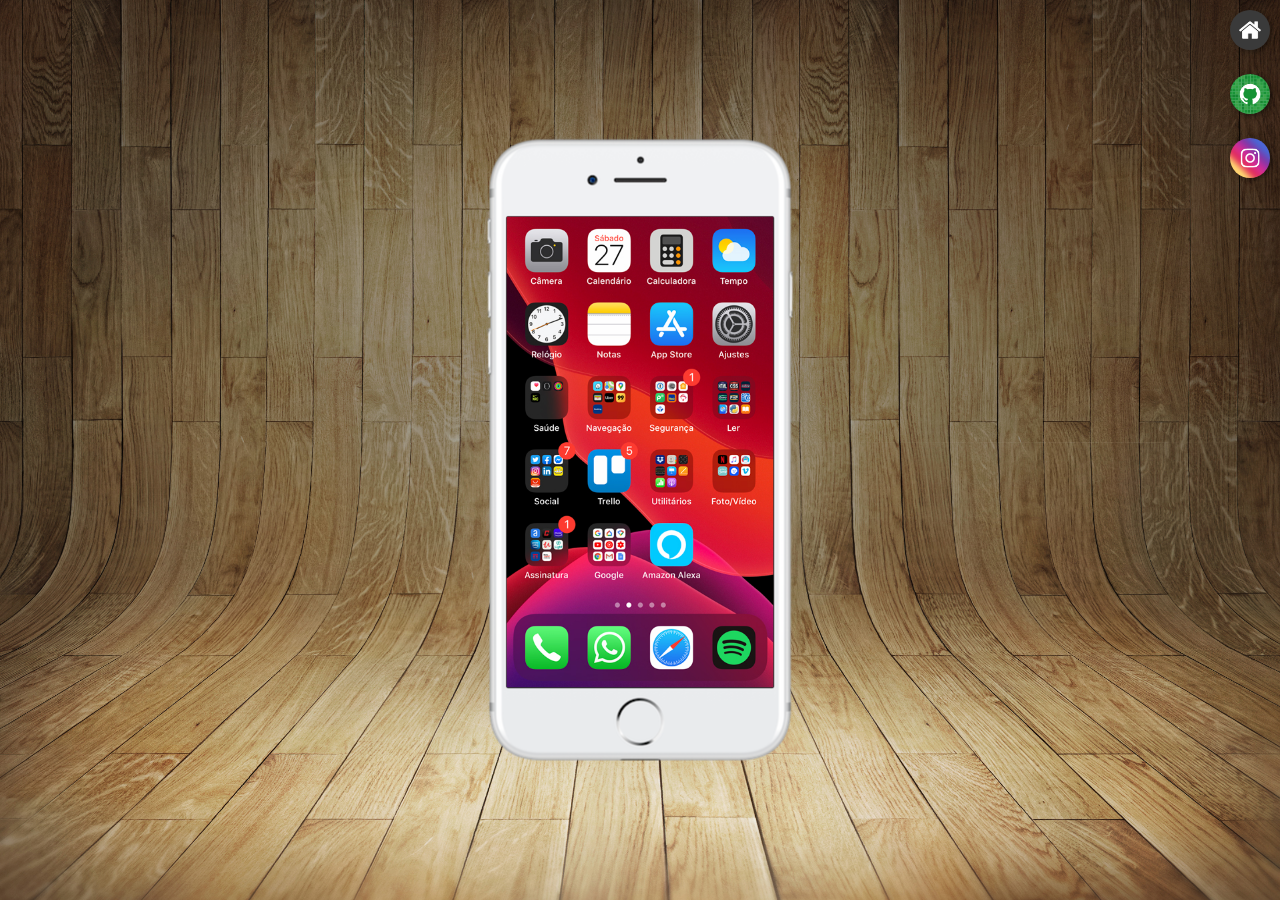
<file: index.html>
<!DOCTYPE html>
<html lang="pt-br">
<head>
    <meta charset="UTF-8">
    <meta name="viewport" content="width=device-width, initial-scale=1.0">
    <title>Redes Sociais</title>
    <link rel="stylesheet" href="estilos/style.css">
    <link rel="shortcut icon" href="favicon.ico" type="image/x-icon">
</head>
<body>
    <main>
        <section id="telefone">
            <iframe src="home.html" name="tela" id="tela" frameborder="0"></iframe>
        </section>
        <section id="redes">
            <a href="home.html" target="tela"><img src="imagens/logo-home.jpg" alt=""></a> <br>
            <a href="github.html" target="tela"><img src="imagens/logo-github.jpg" alt=""></a> <br>
            <a href="instagram.html" target="tela"><img src="imagens/logo-instagram.jpg" alt=""></a> <br>
        </section>
    </main>
</body>
</html>
</file>
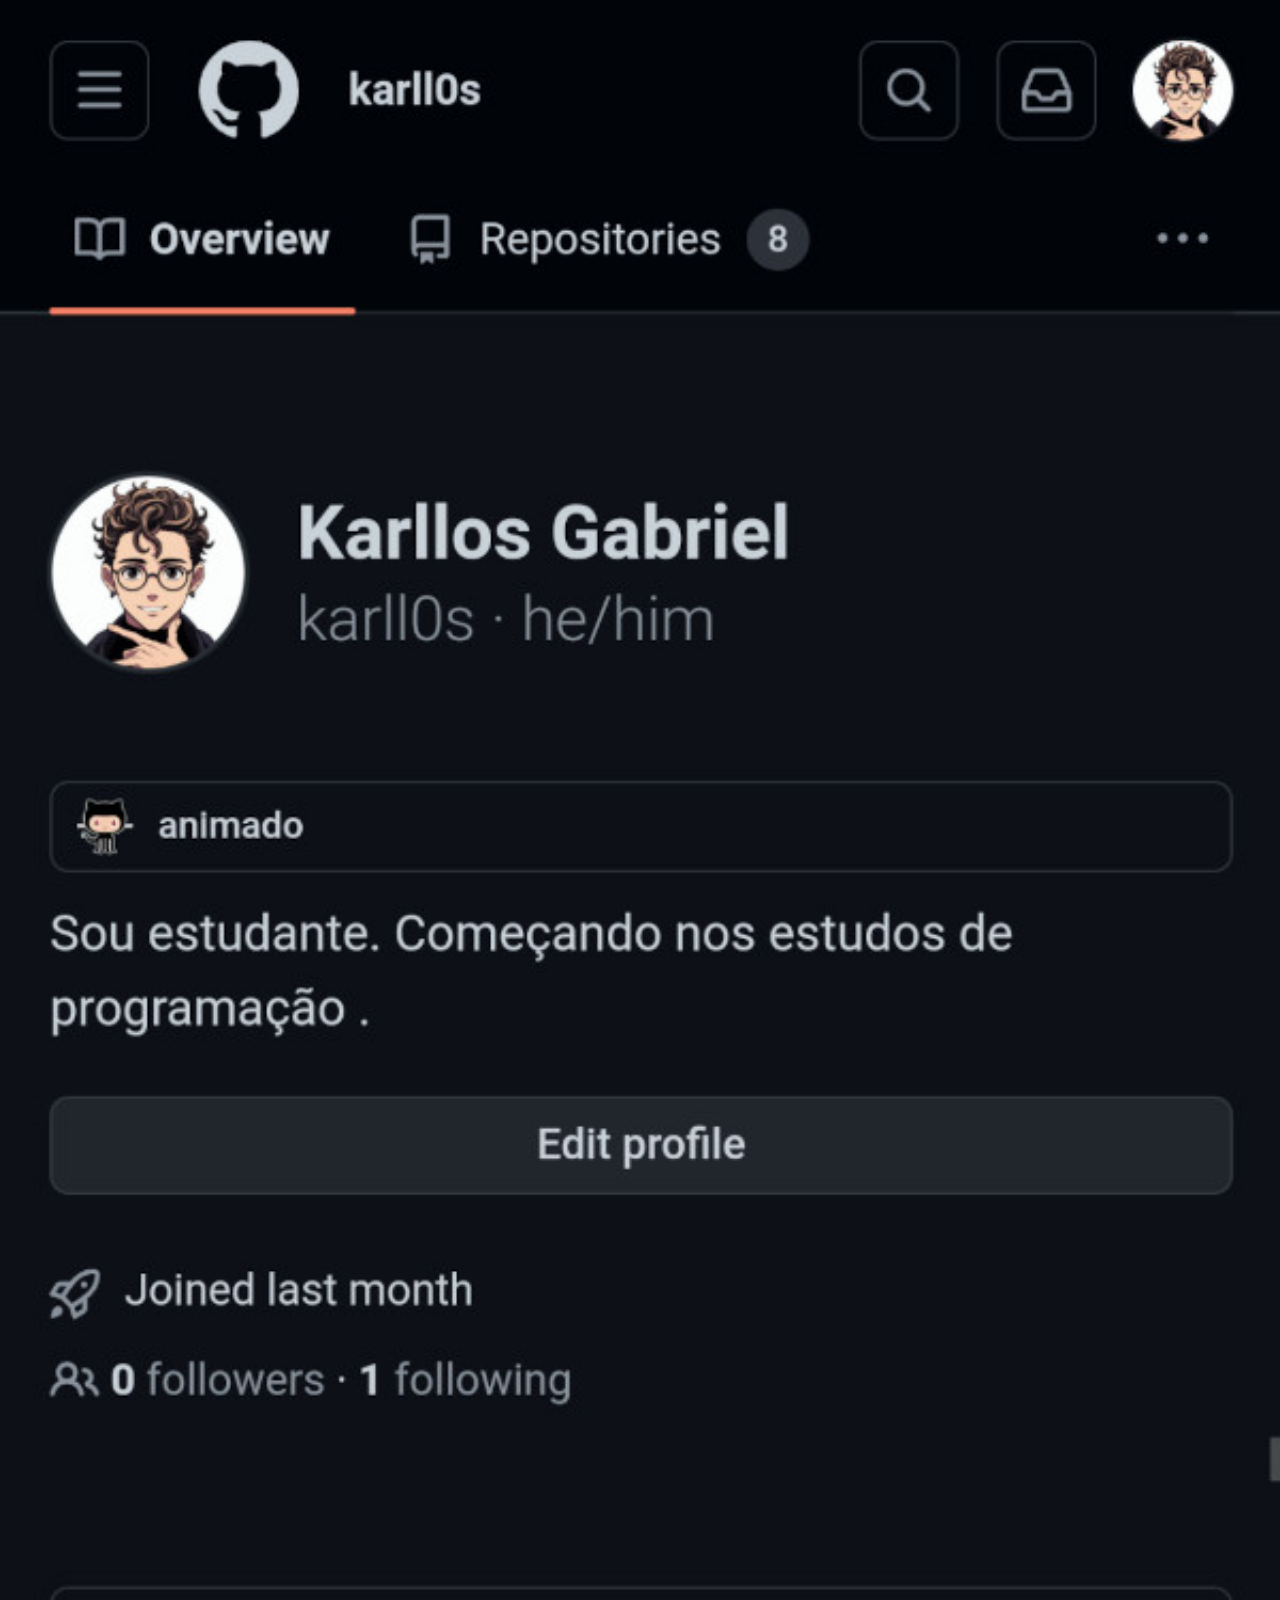
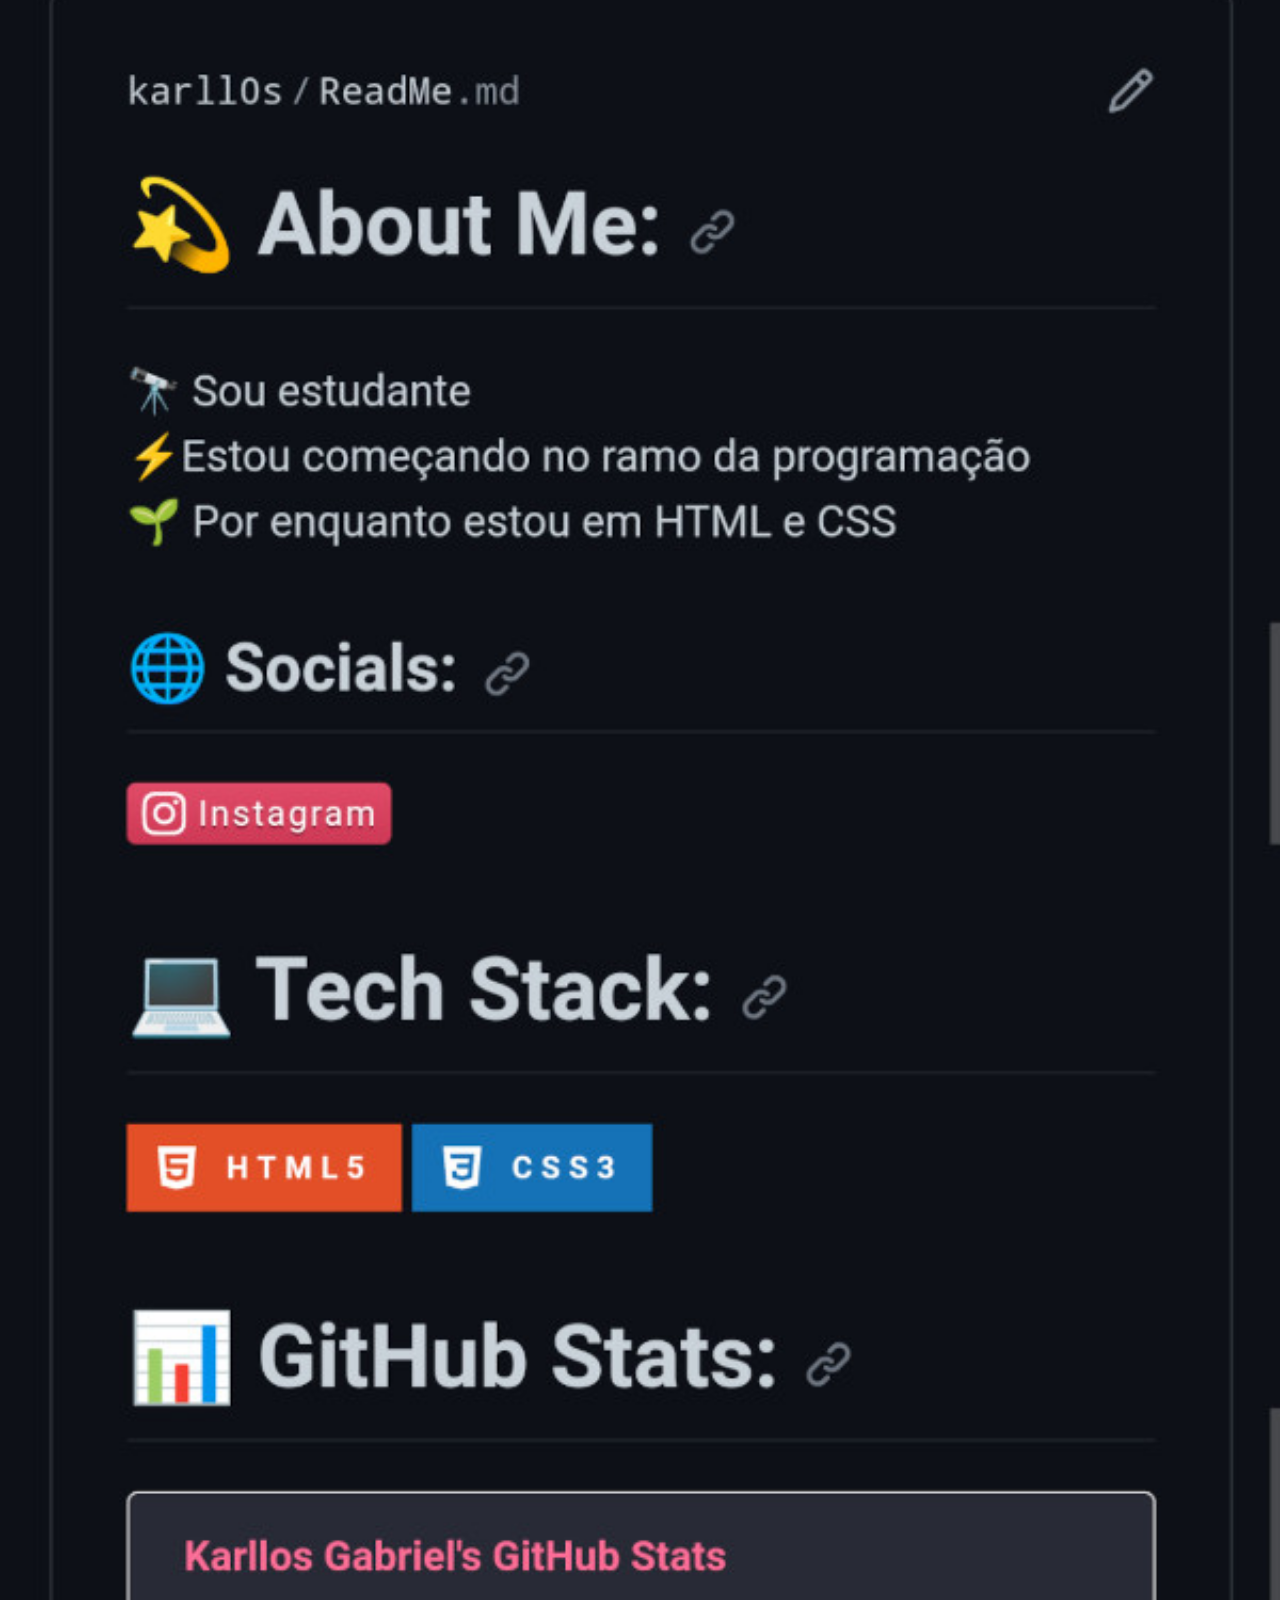
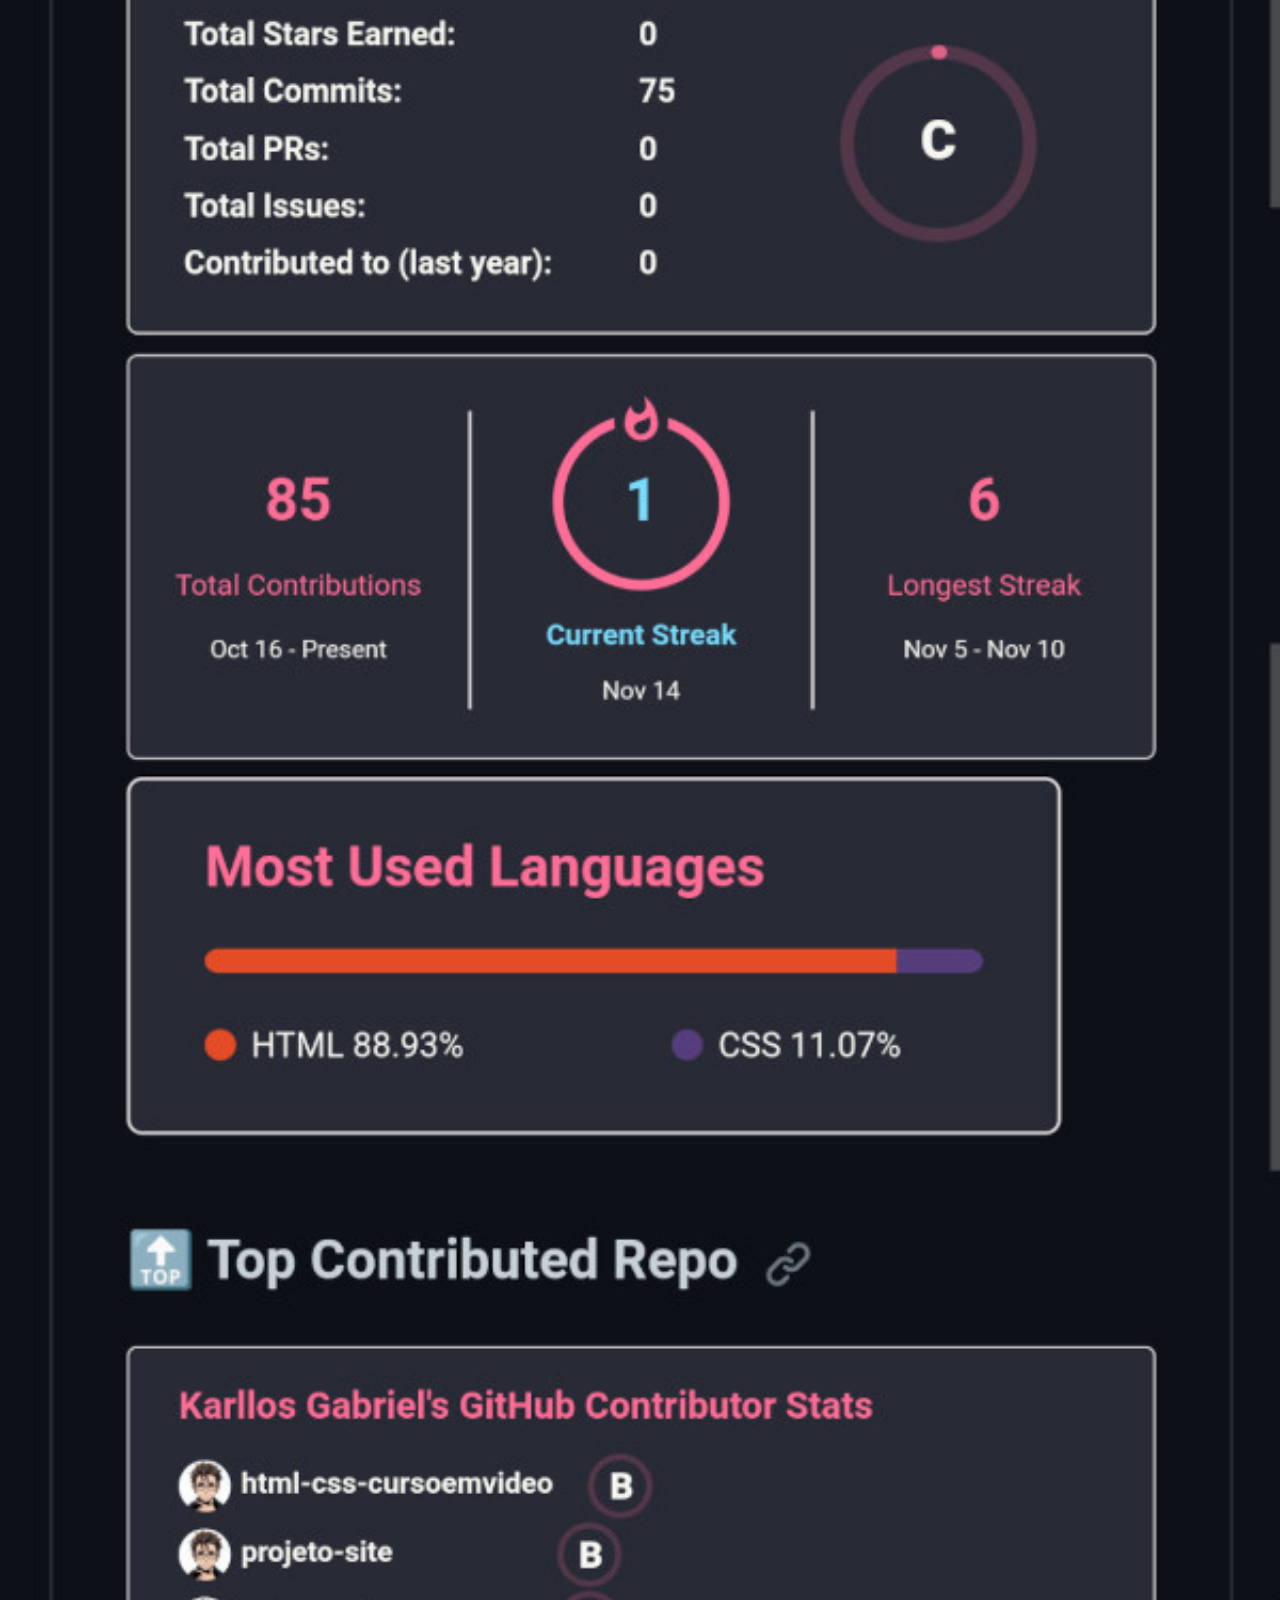
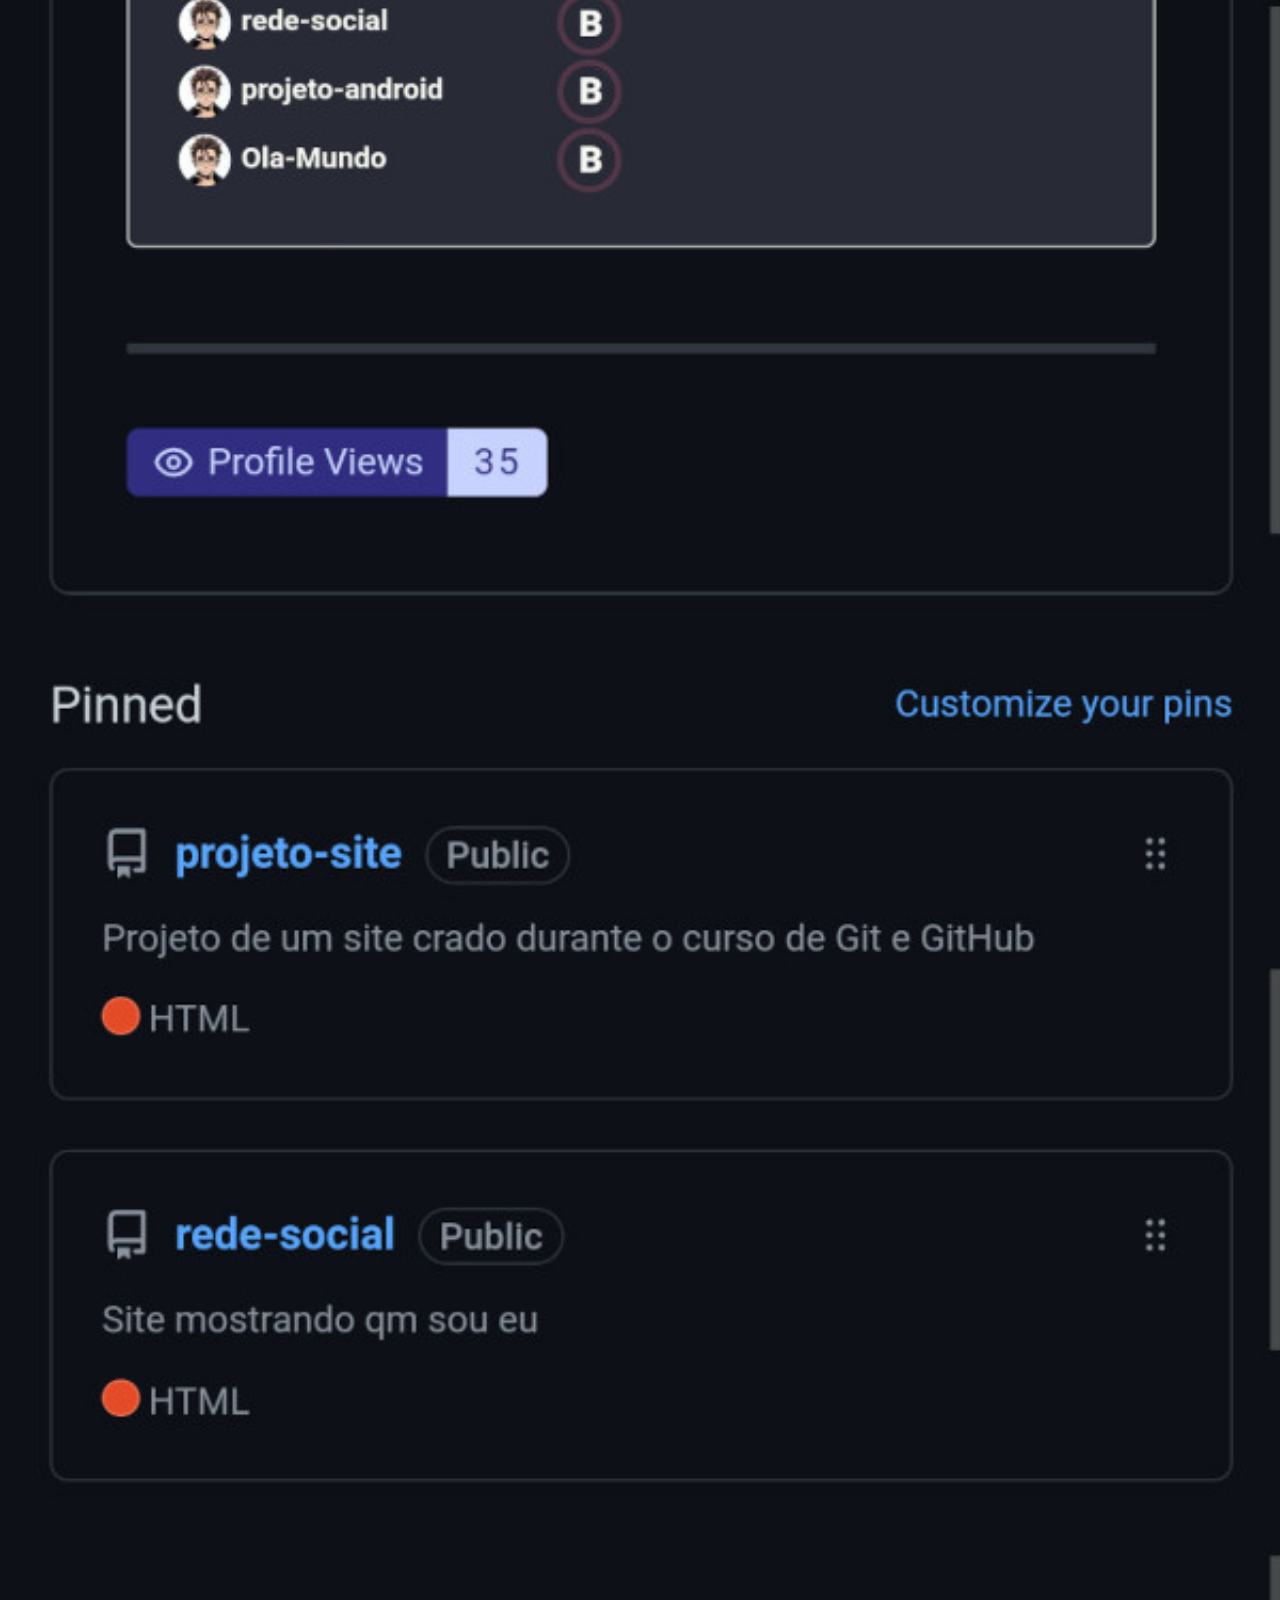
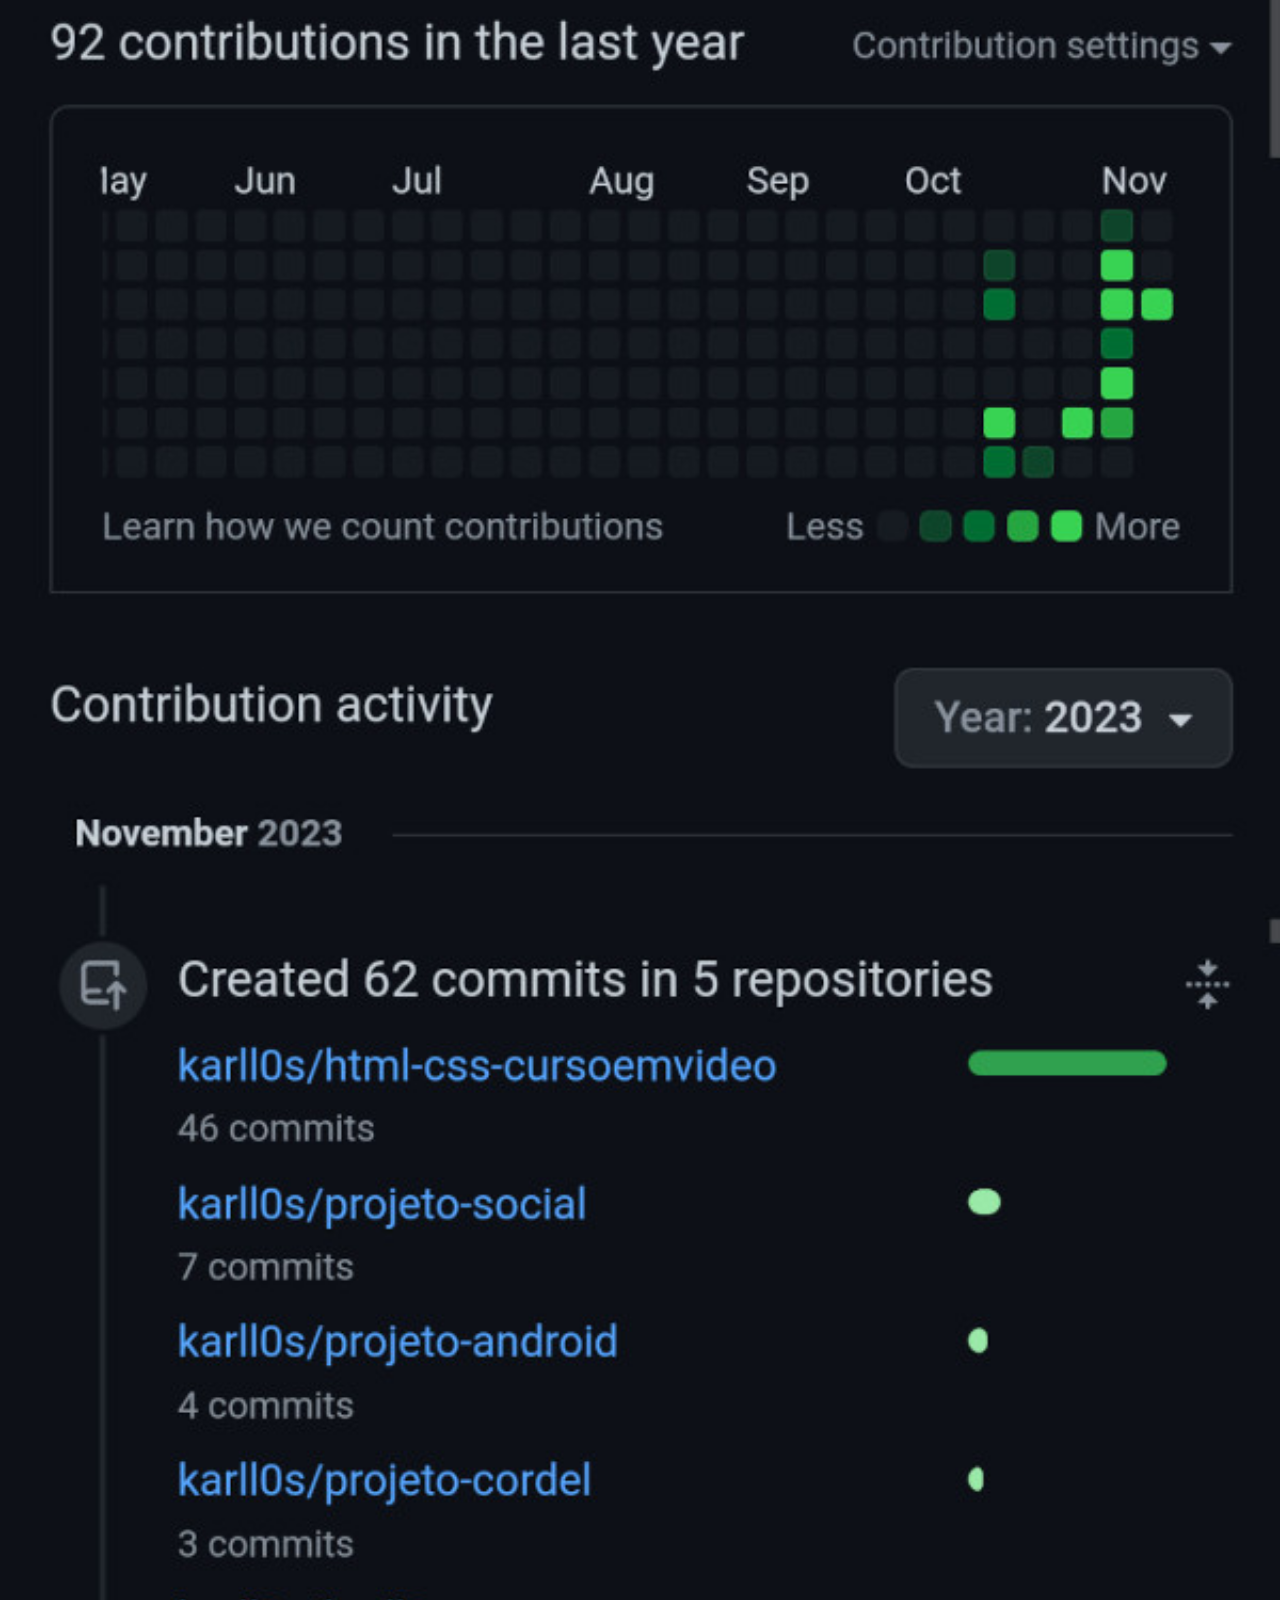
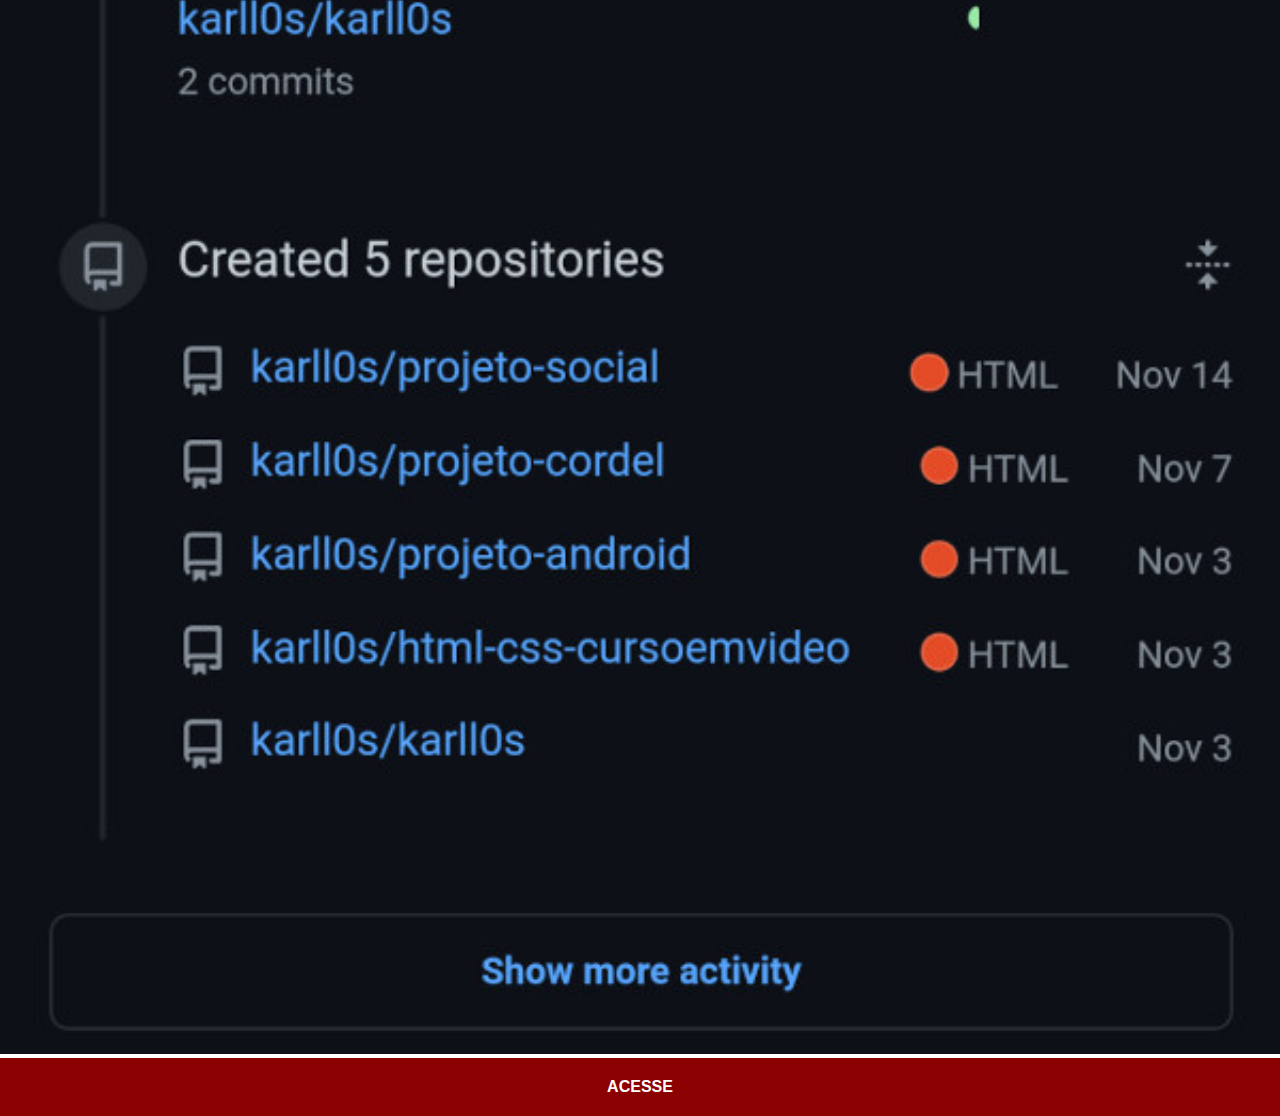
<file: github.html>
<!DOCTYPE html>
<html lang="pt-br">
<head>
    <meta charset="UTF-8">
    <meta name="viewport" content="width=device-width, initial-scale=1.0">
    <title>GitHub</title>
    <link rel="stylesheet" href="estilos/social.css">
</head>
<body>
    <img src="imagens/tela-github.jpg" alt="GitHub">
    <a href="https://github.com/karll0s" target="_blank" rel="external">ACESSE</a>
</body>
</html>
</file>
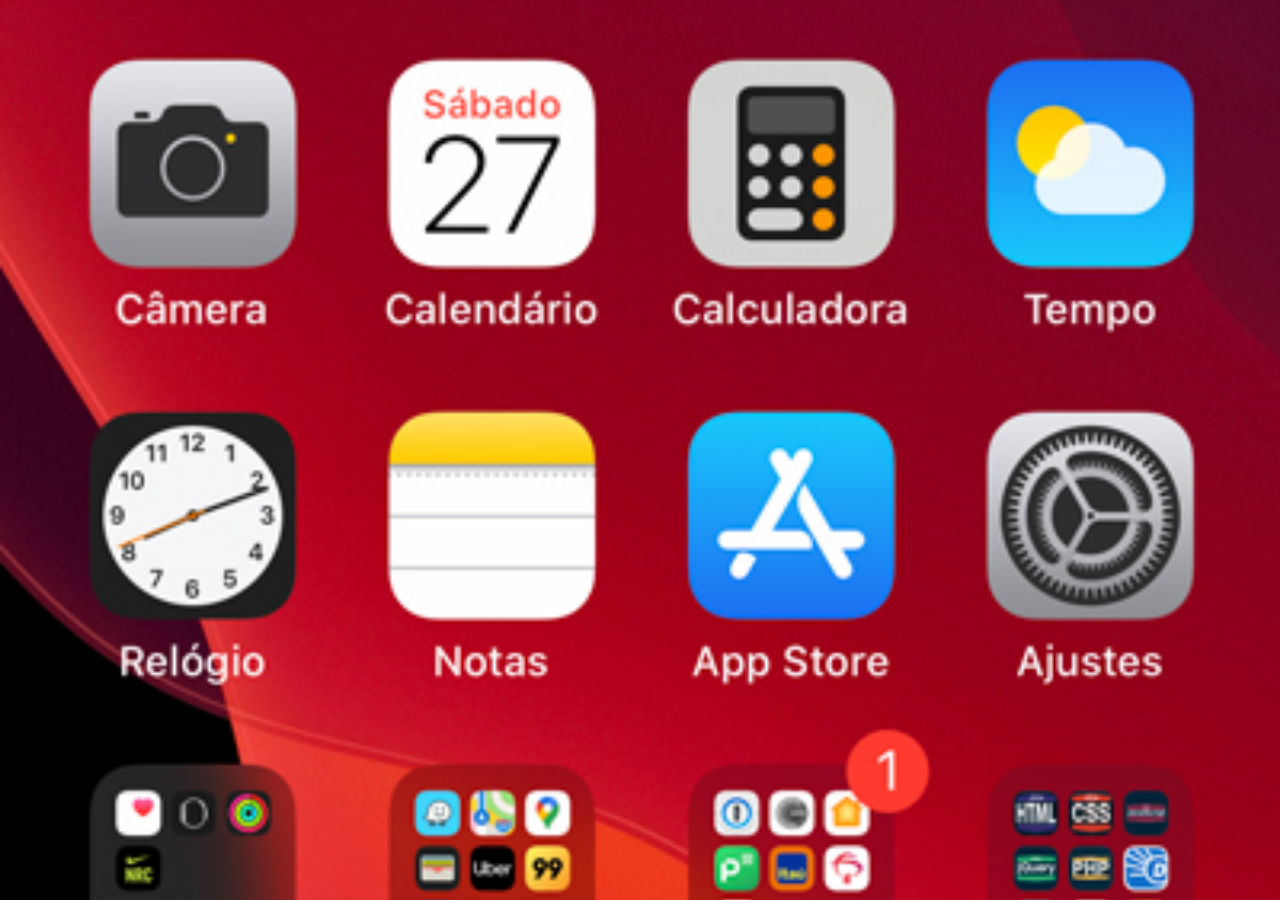
<file: home.html>
<!DOCTYPE html>
<html lang="pt-br">
<head>
    <meta charset="UTF-8">
    <meta name="viewport" content="width=device-width, initial-scale=1.0">
    <title>Home</title>
</head>
<style>
    *{
        margin: 0px;
        padding: 0px;
    }

    body{
        width: 100vw;
        height: 100vh;
        background: black url(imagens/tela-home.jpg) no-repeat top center;
        background-size: cover;
    }
</style>
<body>
    
</body>
</html>
</file>
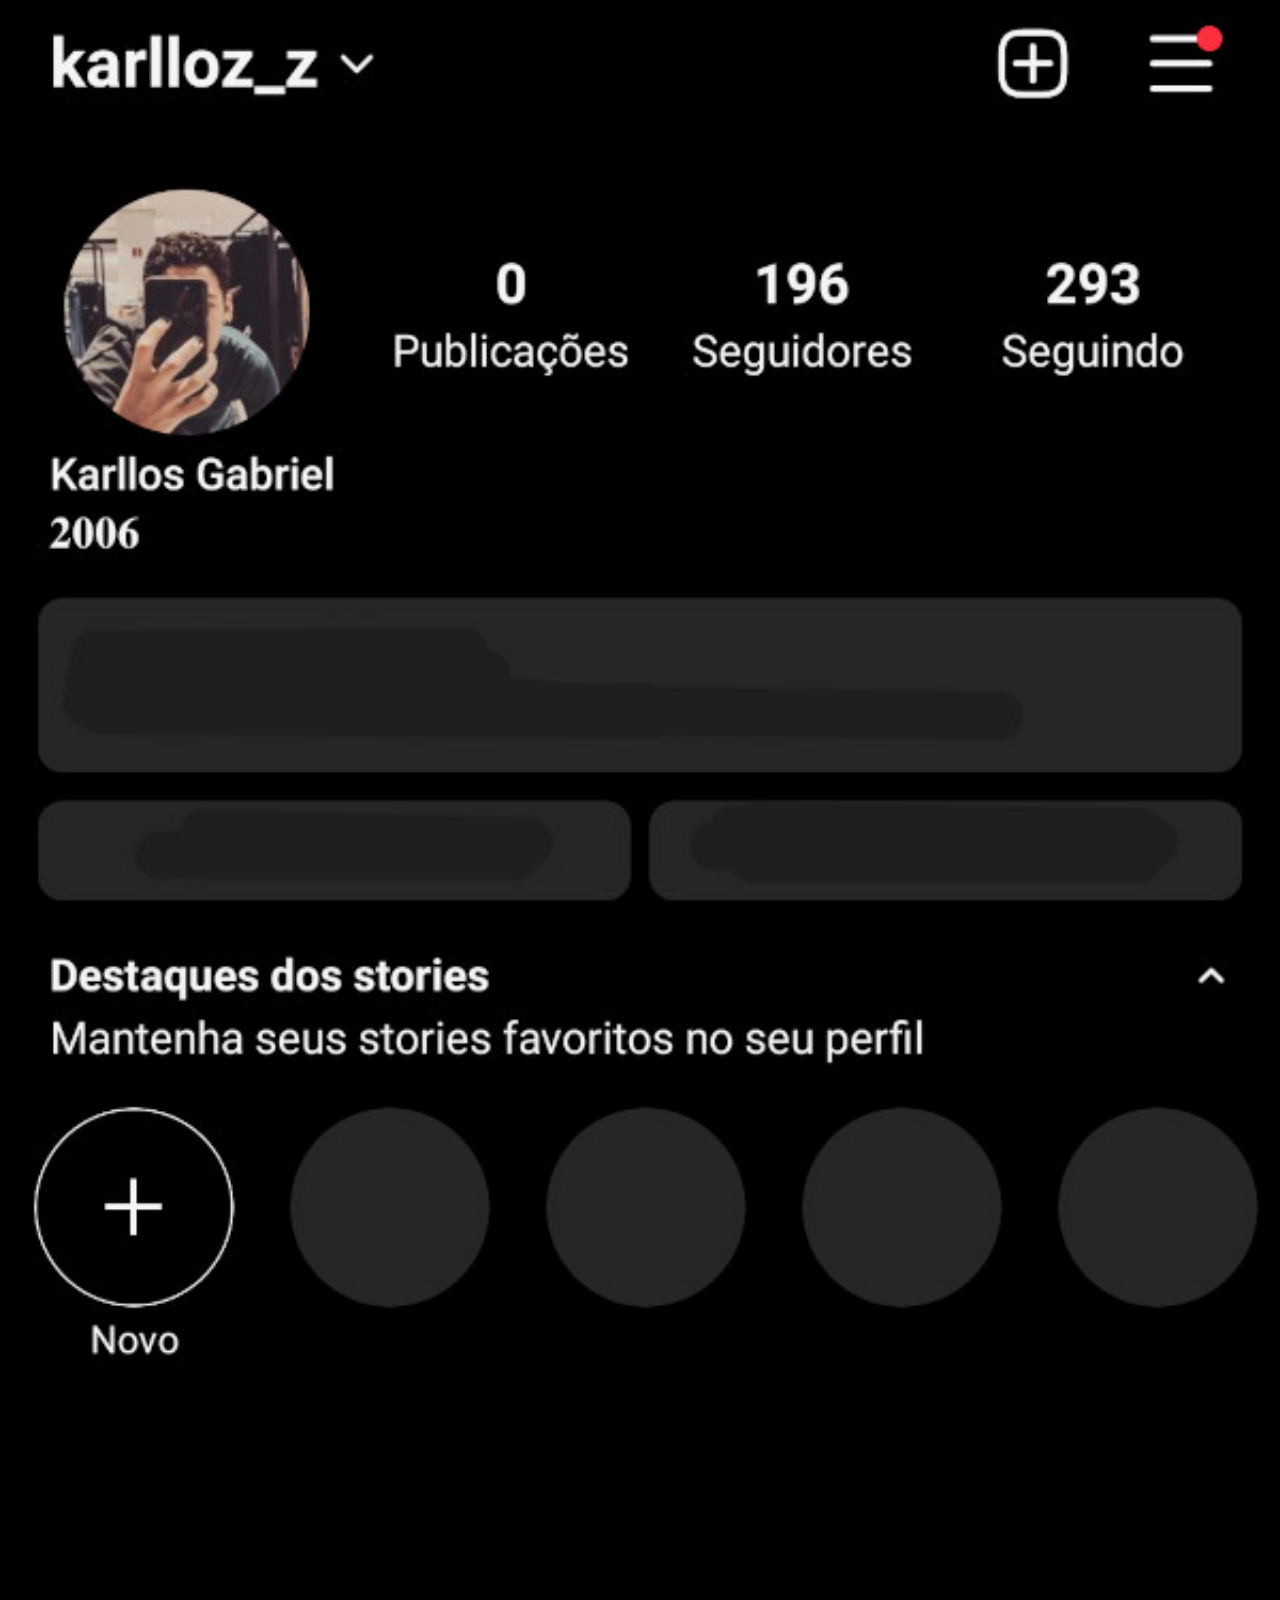
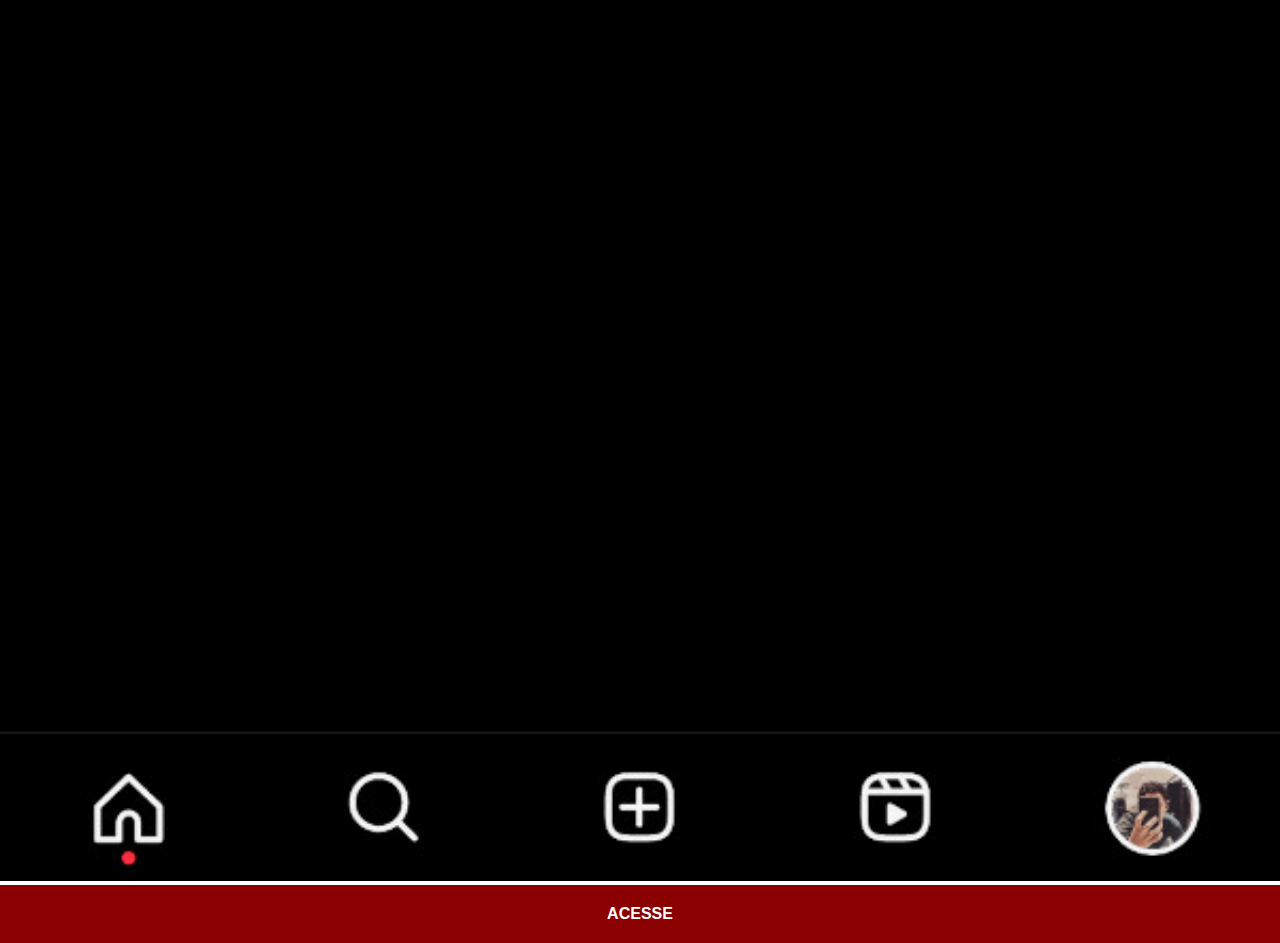
<file: instagram.html>
<!DOCTYPE html>
<html lang="pt-br">
<head>
    <meta charset="UTF-8">
    <meta name="viewport" content="width=device-width, initial-scale=1.0">
    <title>Instagram</title>
    <link rel="stylesheet" href="estilos/social.css">
</head>
<body>
    <img src="imagens/tela-instagram.jpg" alt="Instagram">
    <a href="https://www.instagram.com/karlloz_z/" target="_blank" rel="external">ACESSE</a>
</body>
</html>
</file>
<file: estilos/style.css>
@charset "UTF-8";

*{
    margin: 0px;
    padding: 0px;
    font-family: Arial, Helvetica, sans-serif;
}

html, body{
    height: 100vh;
    width: 100vw;
}

body{
    background: url(../imagens/fundo-madeira.jpg) no-repeat top center;
    background-size: cover;
    background-attachment: fixed;
}

main{
    position: relative;
    height: 100vh;
}

section#telefone{
    position: absolute;
    top: 50%;
    left: 50%;
    transform: translate(-50%, -50%);

    height: 627px;
    width: 311px;
    background: url(../imagens/frame-iphone.png) no-repeat;
    
}

iframe#tela{
    position: relative;
    top: 80px;
    left: 22px;
    width: 267px;
    height: 471px;
    
}

section#redes{
    text-align: right;
}

section#redes img{
    width: 40px;
    margin: 10px;
    border-radius: 50%;
    box-shadow: 2px 2px 5px rgba(0, 0, 0, 0.405);
    box-sizing: border-box;
}

section#redes img:hover{
    border: 2px solid rgba(255, 255, 255, 0.595);
    transform: translate(-3px, -3px);
    box-shadow: 5px 5px 10px rgba(0, 0, 0, 0.559);
    transition: transform 0.3s, border 1s;
}
</file>
<file: estilos/social.css>
@charset "UTF-8";

*{
    margin: 0px;
    padding: 0px;
    font-family: Arial, Helvetica, sans-serif;
}

::-webkit-scrollbar{
    width: 0px;
    height: 0px;
}

img{
    width: 100vw;
}

a{
    display: block;
    background-color: darkred;
    color: white;
    padding: 20px;
    text-align: center;
    font-weight: bolder;
    text-decoration: none;
}

a:hover{
    background-color: red;
}
</file>
